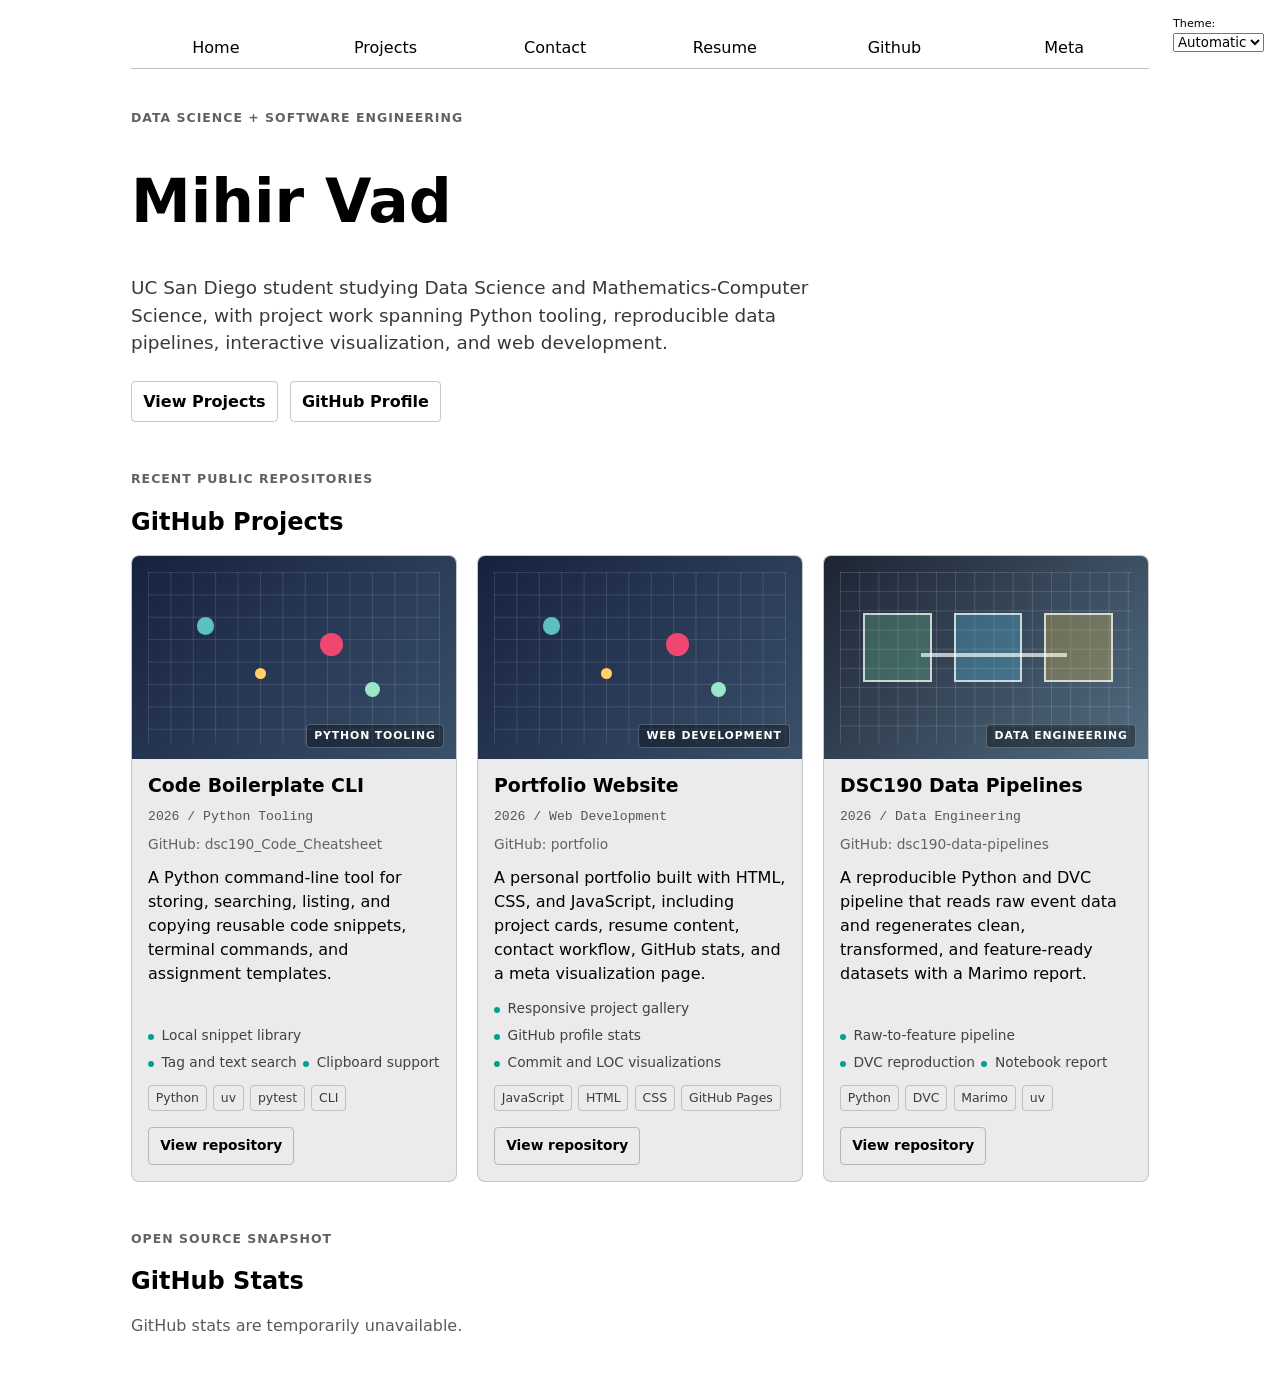
<file: index.html>
<!DOCTYPE html>
<html lang="en">
<head>
    <meta charset="UTF-8">
    <meta name="viewport" content="width=device-width, initial-scale=1.0">
    <title>Mihir Vad: Personal site and portfolio</title>
    <link href="style.css" rel = "stylesheet"/>
    <script type="module" src="global.js"></script>
    <script src="index.js" type="module" defer></script>
</head>
<body>
  <header class="home-hero">
    <div class="home-hero__copy">
      <p class="eyebrow">Data Science + Software Engineering</p>
      <h1>Mihir Vad</h1>
      <p class="lede">
        UC San Diego student studying Data Science and Mathematics-Computer Science,
        with project work spanning Python tooling, reproducible data pipelines,
        interactive visualization, and web development.
      </p>
      <div class="home-actions">
        <a href="projects/">View Projects</a>
        <a href="https://github.com/mihirnvad" target="_blank" rel="noopener">GitHub Profile</a>
      </div>
    </div>
  </header>

  <section class="section-heading">
    <p class="eyebrow">Recent public repositories</p>
    <h2>GitHub Projects</h2>
  </section>
  <div class="projects"></div>

  <section class="section-heading">
    <p class="eyebrow">Open source snapshot</p>
    <h2>GitHub Stats</h2>
  </section>
  <div id="profile-stats"></div>

</body>
</html>
</file>
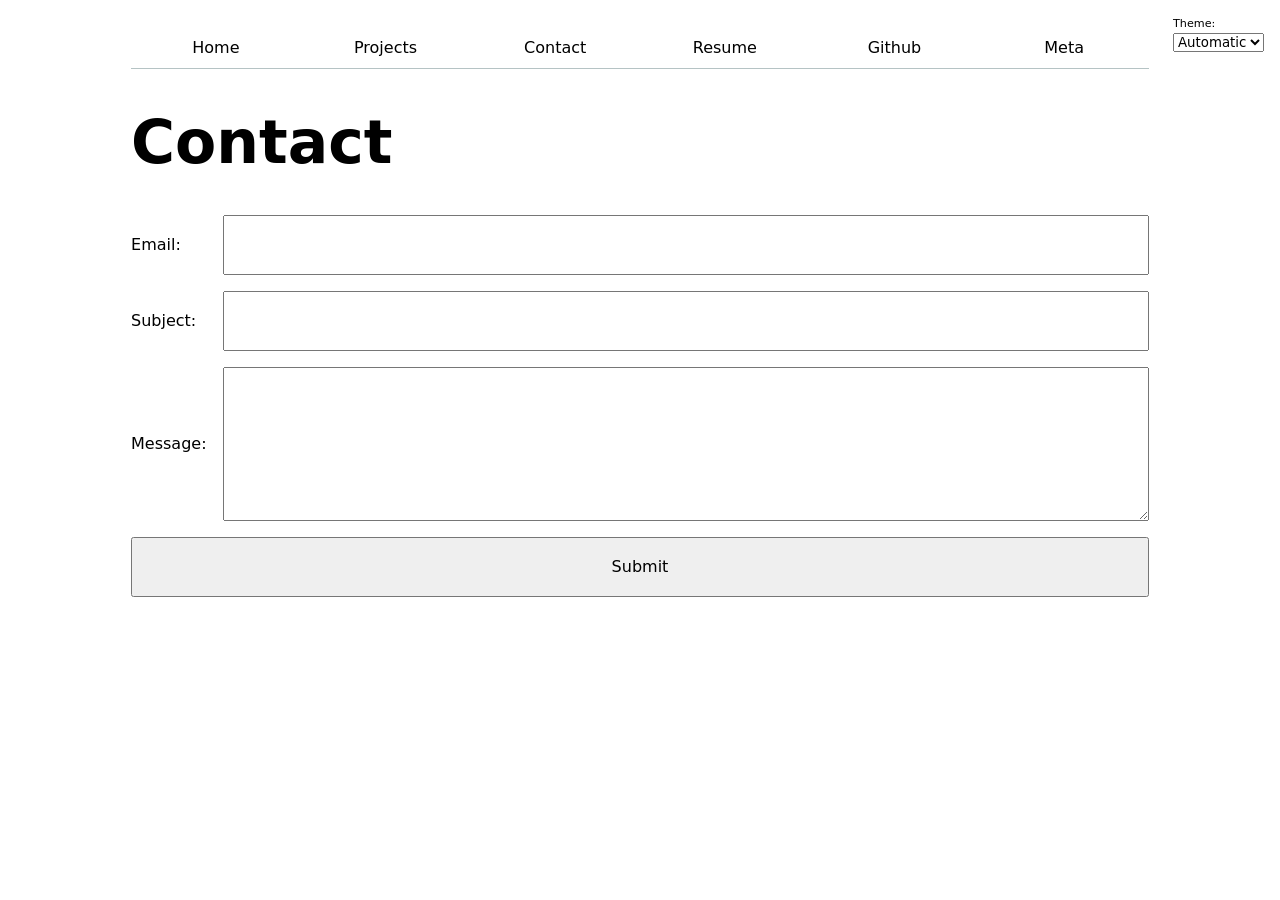
<file: contact/index.html>
<!DOCTYPE html>
<html lang="en">
<head>
    <meta charset="UTF-8">
    <meta name="viewport" content="width=device-width, initial-scale=1.0">
    <title>Contacts</title>
    <link href="../style.css" rel = "stylesheet"/>
    <script type="module" src="../global.js"></script>
    
</head>
<body>

    <h1> Contact </h1>
    
    <form action="mailto:vadmihir09@gmail.com" method="POST" enctype="text/plain">

        <label>
            Email:<input type="email" name="email">
        </label>

        <label>
            Subject:<input name="subject">
        </label>

        <label>
            Message:<textarea name="body" rows="5"></textarea>
        </label>

        <button>Submit</button>

    </form>

</body>
</html>
</file>
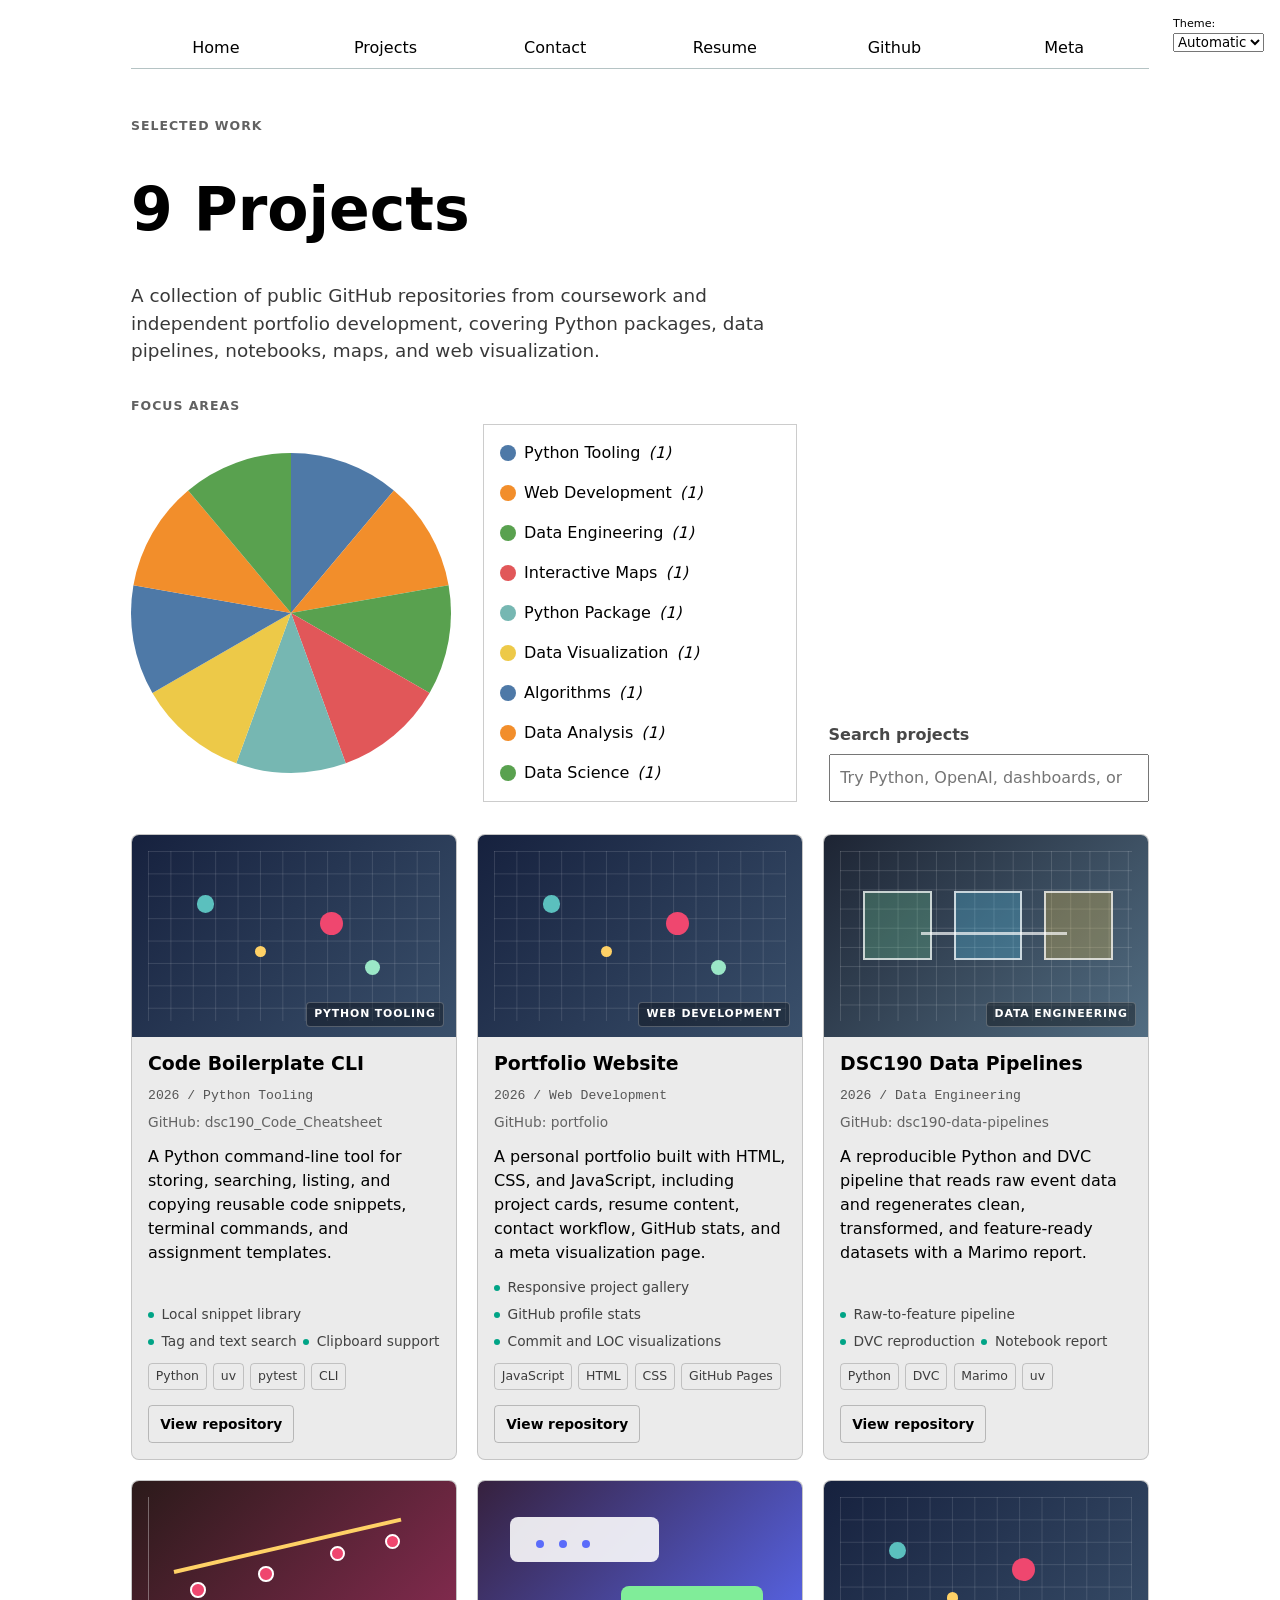
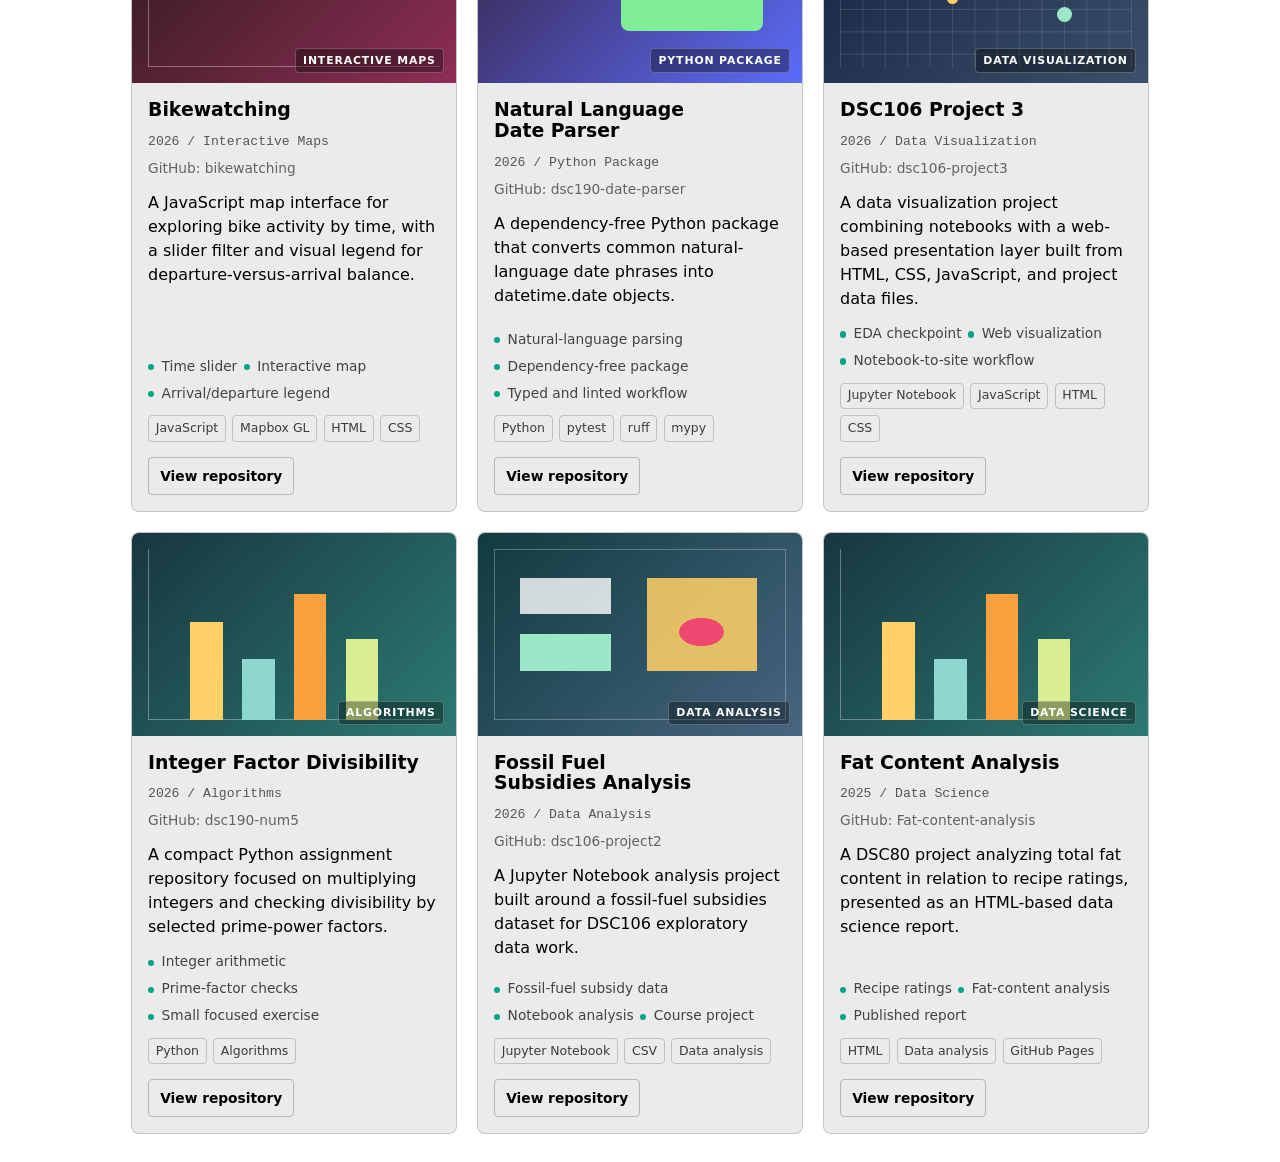
<file: projects/index.html>
<!DOCTYPE html>
<html lang="en">
<head>
    <meta charset="UTF-8">
    <meta name="viewport" content="width=device-width, initial-scale=1.0">
    <title>Projects</title>
    <link href="../style.css" rel = "stylesheet"/>
    <script type="module" src="../global.js"></script>
    <script type="module" src="projects.js"></script>
</head>
<body>
    <header class="page-intro">
        <p class="eyebrow">Selected work</p>
        <h1 class="projects-title">Projects</h1>
        <p class="lede">
            A collection of public GitHub repositories from coursework and independent
            portfolio development, covering Python packages, data pipelines, notebooks,
            maps, and web visualization.
        </p>
    </header>

    <section class="projects-controls" aria-label="Project filters">
        <div>
            <p class="eyebrow">Focus areas</p>
            <div class="projects-visualization">
                <svg id="projects-pie-plot" viewBox="-50 -50 100 100" role="img" aria-label="Projects by focus area"></svg>
                <ul class="legend"></ul>
            </div>
        </div>

        <label class="project-search">
            <span>Search projects</span>
            <input
            class="searchBar"
            type="search"
            aria-label="Search projects"
            placeholder="Try Python, OpenAI, dashboards, or C++"
            />
        </label>
    </section>

    <div class="projects"></div>

</body>
</html>
</file>
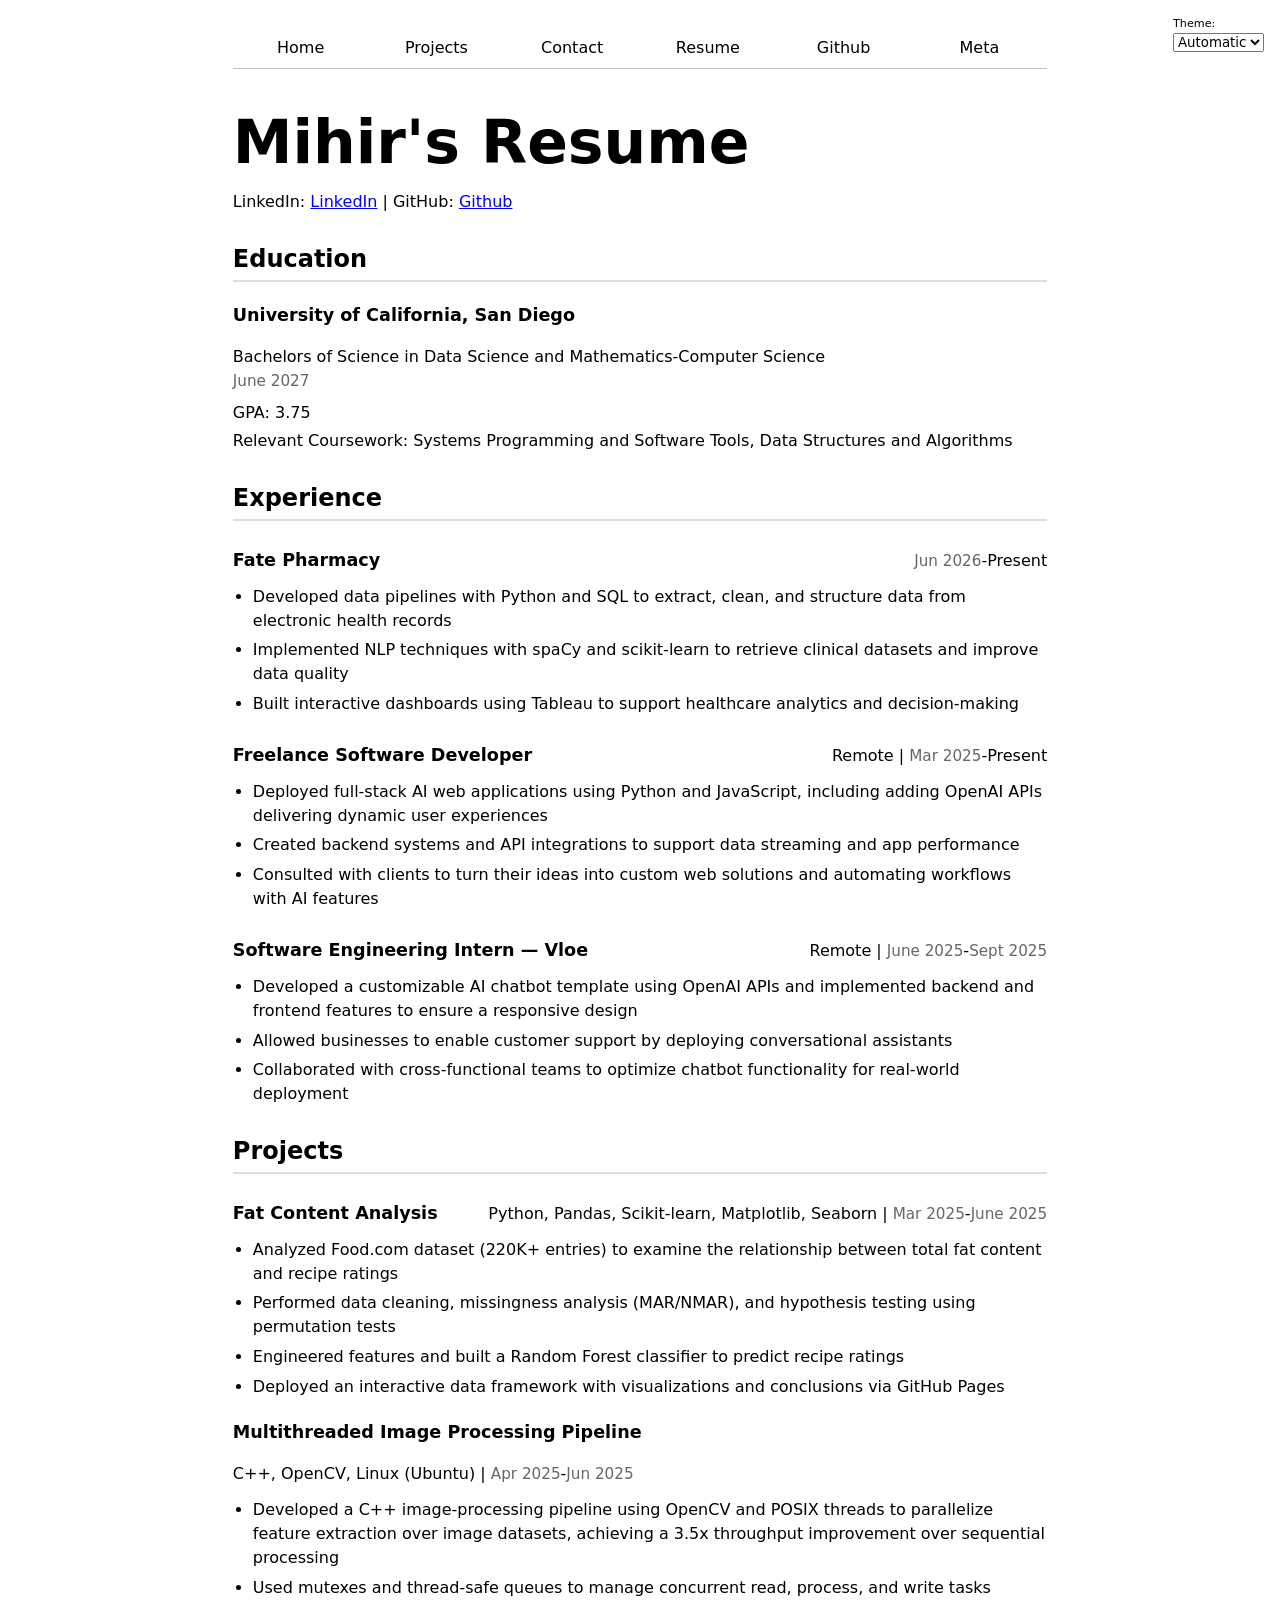
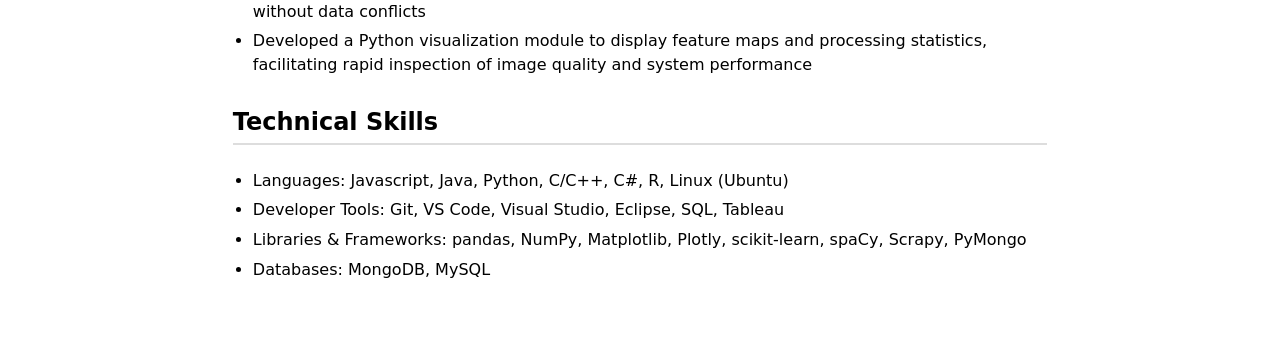
<file: resume/index.html>
<!DOCTYPE html>
<html lang="en">
<head>
    <meta charset="UTF-8">
    <meta name="viewport" content="width=device-width, initial-scale=1.0">
    <title>Resume</title>
    <link href="../style.css" rel = "stylesheet"/>
    <script type="module" src="../global.js"></script>
</head>
<body class="resume-page">

    <h1> Mihir's Resume </h1>
    <p>
        LinkedIn: <a href="https://www.linkedin.com/in/mihir-vad">LinkedIn</a> |
        GitHub: <a href="https://github.com/mihirnvad">Github</a>
    </p>

    <section>
        <h2>Education</h2>

        <article>
        <header>
            <h3>University of California, San Diego</h3>
            <p>
            Bachelors of Science in Data Science and Mathematics-Computer Science
            <br>
            <time datetime="2027-06">June 2027</time>
            </p>
        </header>
        <p>GPA: 3.75 </p>
        <p>Relevant Coursework: Systems Programming and Software Tools, Data Structures and Algorithms</p>
        </article>
    </section>

    <section>
        <h2>Experience</h2>

        <article>
            <header>
            <h3>Fate Pharmacy</h3>
            <p><time datetime="2025-03">Jun 2026</time>-Present</p>
            </header>

            <ul>
            <li>Developed data pipelines with Python and SQL to extract, clean, and structure data from electronic health records</li>
            <li>Implemented NLP techniques with spaCy and scikit-learn to retrieve clinical datasets and improve data quality</li>
            <li>Built interactive dashboards using Tableau to support healthcare analytics and decision-making</li>
            </ul>

        </article>

        <article>
            <header>
            <h3>Freelance Software Developer</h3>
            <p>Remote | <time datetime="2025-01">Mar 2025</time>-Present</p>
            </header>

            <ul>
            <li>Deployed full-stack AI web applications using Python and JavaScript, including adding OpenAI APIs delivering dynamic user experiences</li>
            <li>Created backend systems and API integrations to support data streaming and app performance</li>
            <li>Consulted with clients to turn their ideas into custom web solutions and automating workflows with AI features</li>
            </ul>

        </article>

        <article>
            <header>
            <h3>Software Engineering Intern — Vloe</h3>
            <p>Remote | <time datetime="2025-06">June 2025</time>-<time datetime="2025-09">Sept 2025</time></p>
            </header>

            <ul>
            <li>Developed a customizable AI chatbot template using OpenAI APIs and implemented backend and frontend features to ensure a responsive design</li>
            <li>Allowed businesses to enable customer support by deploying conversational assistants</li>
            <li>Collaborated with cross-functional teams to optimize chatbot functionality for real-world deployment</li>
            </ul>

        </article>

    </section>

    <section>
        <h2>Projects</h2>

        <article>
            <header>
            <h3>Fat Content Analysis</h3>
            <p>Python, Pandas, Scikit-learn, Matplotlib, Seaborn | <time datetime="2025-03">Mar 2025</time>-<time datetime="2025-06">June 2025</time></p>
            </header>

            <ul>
            <li>Analyzed Food.com dataset (220K+ entries) to examine the relationship between total fat content and recipe ratings</li>
            <li>Performed data cleaning, missingness analysis (MAR/NMAR), and hypothesis testing using permutation tests</li>
            <li>Engineered features and built a Random Forest classifier to predict recipe ratings</li>
            <li>Deployed an interactive data framework with visualizations and conclusions via GitHub Pages</li>
            </ul>

        </article>

        <article>
            <header>
            <h3>Multithreaded Image Processing Pipeline</h3>
            <p>C++, OpenCV, Linux (Ubuntu) | <time datetime="2025-04">Apr 2025</time>-<time datetime="2025-06">Jun 2025</time></p>
            </header>

            <ul>
            <li>Developed a C++ image-processing pipeline using OpenCV and POSIX threads to parallelize feature extraction over image datasets, achieving a 3.5x throughput improvement over sequential processing</li>
            <li>Used mutexes and thread-safe queues to manage concurrent read, process, and write tasks without data conflicts</li>
            <li>Developed a Python visualization module to display feature maps and processing statistics, facilitating rapid inspection of image quality and system performance</li>
            </ul>

        </article>

    </section>

    <section>
        <h2>Technical Skills</h2>

        <ul>
            <li>Languages: Javascript, Java, Python, C/C++, C#, R, Linux (Ubuntu)</li>
            <li>Developer Tools: Git, VS Code, Visual Studio, Eclipse, SQL, Tableau</li>
            <li>Libraries & Frameworks: pandas, NumPy, Matplotlib, Plotly, scikit-learn, spaCy, Scrapy, PyMongo</li>
            <li>Databases: MongoDB, MySQL</li>
        </ul>

    </section>

</body>
</html>
</file>
<file: style.css>
body {
  /* Set line height to 1.5 times the font size
	   and use the OS’s UI font as the website font
	 */
  font: 100%/1.5 system-ui;
  max-width: 100ch;
  margin-inline: auto;
  padding: 20px;
}
nav {
  display: flex;
  margin-bottom: 15px;
  border-bottom: 1px solid var(--border-color);
  --border-color: oklch(50% 10% 200 / 40%);
}
nav a {
  flex: 1;
  text-decoration: none;
  color: inherit;
  text-align: center;
  padding: 0.5em;
}

nav a.current {
  border-bottom: 0.4em solid oklch(80% 3% 200);
  padding-bottom: 0.1em;
}

form {
  display: grid;
  grid-template-columns: auto 1fr;
  gap: 1em;
  width: 100%;
}

label {
  display: grid;
  grid-template-columns: subgrid;
  grid-column: 1/-1;
  align-items: center;
}

input,
textarea,
button {
  font: inherit;
  padding: 1em;
  box-sizing: border-box;
}

button {
  grid-column: 1/-1;
}

.eyebrow {
  margin: 0 0 0.4rem;
  color: color-mix(in oklch, canvasText 62%, transparent);
  font-size: 0.78rem;
  font-weight: 700;
  letter-spacing: 0.08em;
  text-transform: uppercase;
}

.lede {
  max-width: 62ch;
  color: color-mix(in oklch, canvasText 78%, transparent);
  font-size: 1.15rem;
}

.muted {
  color: color-mix(in oklch, canvasText 65%, transparent);
}

.home-hero {
  display: block;
  margin-block: 2.5rem 3rem;
}

.home-hero__copy {
  max-width: 72ch;
}

.home-actions {
  display: flex;
  flex-wrap: wrap;
  gap: 0.75rem;
  margin-top: 1.5rem;
}

.home-actions a,
.project-link {
  display: inline-flex;
  align-items: center;
  width: fit-content;
  border: 1px solid color-mix(in oklch, canvasText 22%, transparent);
  border-radius: 4px;
  padding: 0.48rem 0.7rem;
  color: inherit;
  font-weight: 700;
  text-decoration: none;
}

.home-actions a:hover,
.project-link:hover {
  background: color-mix(in oklch, canvasText 9%, transparent);
}

.section-heading,
.page-intro {
  margin-block: 3rem 1rem;
}

.page-intro {
  max-width: 68ch;
}

.projects {
  display: grid;
  grid-template-columns: repeat(auto-fit, minmax(min(100%, 18rem), 1fr));
  gap: 1.25rem;
  align-items: stretch;
}

.project-card {
  display: flex;
  flex-direction: column;
  overflow: hidden;
  min-width: 0;
  border: 1px solid color-mix(in oklch, canvasText 16%, transparent);
  border-radius: 8px;
  background: color-mix(in oklch, canvas 94%, canvasText 6%);
}

.project-card__body {
  display: flex;
  flex: 1;
  flex-direction: column;
  gap: 0.75rem;
  padding: 1rem;
}

.project-card h2,
.project-card h3 {
  margin: 0;
  font-size: 1.18rem;
}

.project-card__meta {
  margin: 0;
  color: color-mix(in oklch, canvasText 64%, transparent);
  font-family: ui-monospace, SFMono-Regular, Consolas, monospace;
  font-size: 0.82rem;
}

.project-card__repo {
  margin: -0.35rem 0 0;
  color: color-mix(in oklch, canvasText 58%, transparent);
  font-size: 0.86rem;
}

.project-card__description {
  margin: 0;
}

.project-highlights,
.project-tools {
  display: flex;
  flex-wrap: wrap;
  gap: 0.4rem;
  padding: 0;
  margin: 0;
  list-style: none;
}

.project-highlights {
  margin-top: auto;
}

.project-highlights li {
  position: relative;
  padding-left: 0.85rem;
  color: color-mix(in oklch, canvasText 72%, transparent);
  font-size: 0.86rem;
}

.project-highlights li::before {
  position: absolute;
  top: 0.62em;
  left: 0;
  width: 0.38rem;
  height: 0.38rem;
  background: oklch(62% 0.16 178);
  border-radius: 50%;
  content: "";
}

.project-tools li {
  border: 1px solid color-mix(in oklch, canvasText 18%, transparent);
  border-radius: 4px;
  padding: 0.18rem 0.42rem;
  color: color-mix(in oklch, canvasText 75%, transparent);
  font-size: 0.78rem;
}

.project-link {
  margin-top: 0.2rem;
  font-size: 0.86rem;
}

.project-visual {
  position: relative;
  display: block;
  width: 100%;
  aspect-ratio: 16 / 10;
  margin: 0;
  overflow: hidden;
  background: linear-gradient(135deg, #17324d, #2d6f75);
}

.project-visual::before,
.project-visual::after,
.project-visual__mark {
  position: absolute;
  display: block;
  content: "";
}

.project-visual__label {
  position: absolute;
  right: 0.75rem;
  bottom: 0.65rem;
  max-width: calc(100% - 1.5rem);
  border: 1px solid rgb(255 255 255 / 24%);
  border-radius: 4px;
  padding: 0.2rem 0.45rem;
  background: rgb(0 0 0 / 34%);
  color: white;
  font-size: 0.68rem;
  font-weight: 700;
  letter-spacing: 0.08em;
  text-transform: uppercase;
}

.project-visual--recipe-analytics {
  background: linear-gradient(135deg, #183642, #2c7a72);
}

.project-visual--recipe-analytics::before {
  inset: 1rem;
  border-bottom: 1px solid rgb(255 255 255 / 34%);
  border-left: 1px solid rgb(255 255 255 / 34%);
}

.project-visual--recipe-analytics .project-visual__mark {
  bottom: 1rem;
  width: 10%;
  background: #ffd166;
}

.project-visual--recipe-analytics .project-visual__mark--primary {
  left: 18%;
  height: 48%;
}

.project-visual--recipe-analytics .project-visual__mark--secondary {
  left: 34%;
  height: 30%;
  background: #8dd7cf;
}

.project-visual--recipe-analytics .project-visual__mark--tertiary {
  left: 50%;
  height: 62%;
  background: #f9a03f;
}

.project-visual--recipe-analytics .project-visual__mark--quaternary {
  left: 66%;
  height: 40%;
  background: #d9ed92;
}

.project-visual--image-pipeline {
  background: linear-gradient(135deg, #1d2433, #526d82);
}

.project-visual--image-pipeline::before {
  inset: 1rem;
  background:
    linear-gradient(90deg, rgb(255 255 255 / 14%) 1px, transparent 1px),
    linear-gradient(rgb(255 255 255 / 14%) 1px, transparent 1px);
  background-size: 1.2rem 1.2rem;
}

.project-visual--image-pipeline .project-visual__mark {
  top: 28%;
  width: 20%;
  aspect-ratio: 1;
  border: 2px solid rgb(255 255 255 / 72%);
  background: rgb(111 207 151 / 28%);
}

.project-visual--image-pipeline .project-visual__mark--primary {
  left: 12%;
}

.project-visual--image-pipeline .project-visual__mark--secondary {
  left: 40%;
  background: rgb(86 204 242 / 28%);
}

.project-visual--image-pipeline .project-visual__mark--tertiary {
  left: 68%;
  background: rgb(242 201 76 / 28%);
}

.project-visual--image-pipeline .project-visual__mark--quaternary {
  top: 48%;
  left: 30%;
  width: 45%;
  height: 0.2rem;
  aspect-ratio: auto;
  border: 0;
  background: rgb(255 255 255 / 68%);
}

.project-visual--chatbot {
  background: linear-gradient(135deg, #36213e, #5b6cfa);
}

.project-visual--chatbot::before {
  top: 18%;
  left: 10%;
  width: 46%;
  height: 22%;
  border-radius: 8px;
  background: rgb(255 255 255 / 88%);
}

.project-visual--chatbot::after {
  right: 12%;
  bottom: 26%;
  width: 44%;
  height: 22%;
  border-radius: 8px;
  background: #80ed99;
}

.project-visual--chatbot .project-visual__mark {
  width: 0.5rem;
  height: 0.5rem;
  border-radius: 50%;
  background: #5b6cfa;
}

.project-visual--chatbot .project-visual__mark--primary {
  top: 29%;
  left: 18%;
}

.project-visual--chatbot .project-visual__mark--secondary {
  top: 29%;
  left: 25%;
}

.project-visual--chatbot .project-visual__mark--tertiary {
  top: 29%;
  left: 32%;
}

.project-visual--chatbot .project-visual__mark--quaternary {
  right: 20%;
  bottom: 35%;
  width: 22%;
  height: 0.24rem;
  border-radius: 2px;
  background: rgb(0 0 0 / 42%);
}

.project-visual--healthcare-dashboard {
  background: linear-gradient(135deg, #103b3f, #486581);
}

.project-visual--healthcare-dashboard::before {
  inset: 1rem;
  border: 1px solid rgb(255 255 255 / 28%);
}

.project-visual--healthcare-dashboard .project-visual__mark {
  background: rgb(255 255 255 / 80%);
}

.project-visual--healthcare-dashboard .project-visual__mark--primary {
  top: 22%;
  left: 13%;
  width: 28%;
  height: 18%;
}

.project-visual--healthcare-dashboard .project-visual__mark--secondary {
  top: 50%;
  left: 13%;
  width: 28%;
  height: 18%;
  background: #9be7c7;
}

.project-visual--healthcare-dashboard .project-visual__mark--tertiary {
  top: 22%;
  right: 14%;
  width: 34%;
  height: 46%;
  background: rgb(255 209 102 / 86%);
}

.project-visual--healthcare-dashboard .project-visual__mark--quaternary {
  top: 42%;
  right: 24%;
  width: 14%;
  height: 14%;
  border-radius: 50%;
  background: #ef476f;
}

.project-visual--telemetry {
  background: linear-gradient(135deg, #2b1a1a, #8f2d56);
}

.project-visual--telemetry::before {
  inset: 1rem;
  border-bottom: 1px solid rgb(255 255 255 / 34%);
  border-left: 1px solid rgb(255 255 255 / 34%);
}

.project-visual--telemetry::after {
  top: 44%;
  left: 13%;
  width: 72%;
  height: 0.25rem;
  background: #ffd166;
  transform: rotate(-13deg);
  transform-origin: left center;
}

.project-visual--telemetry .project-visual__mark {
  width: 0.72rem;
  height: 0.72rem;
  border: 2px solid white;
  border-radius: 50%;
  background: #ef476f;
}

.project-visual--telemetry .project-visual__mark--primary {
  top: 50%;
  left: 18%;
}

.project-visual--telemetry .project-visual__mark--secondary {
  top: 42%;
  left: 39%;
}

.project-visual--telemetry .project-visual__mark--tertiary {
  top: 32%;
  left: 61%;
}

.project-visual--telemetry .project-visual__mark--quaternary {
  top: 26%;
  left: 78%;
}

.project-visual--source-explorer {
  background: linear-gradient(135deg, #16213e, #3a506b);
}

.project-visual--source-explorer::before {
  inset: 1rem;
  background:
    linear-gradient(90deg, rgb(255 255 255 / 12%) 1px, transparent 1px),
    linear-gradient(rgb(255 255 255 / 12%) 1px, transparent 1px);
  background-size: 1.4rem 1.4rem;
}

.project-visual--source-explorer .project-visual__mark {
  border-radius: 50%;
  background: #5bc0be;
}

.project-visual--source-explorer .project-visual__mark--primary {
  top: 30%;
  left: 20%;
  width: 1.1rem;
  height: 1.1rem;
}

.project-visual--source-explorer .project-visual__mark--secondary {
  top: 55%;
  left: 38%;
  width: 0.7rem;
  height: 0.7rem;
  background: #ffd166;
}

.project-visual--source-explorer .project-visual__mark--tertiary {
  top: 38%;
  left: 58%;
  width: 1.45rem;
  height: 1.45rem;
  background: #ef476f;
}

.project-visual--source-explorer .project-visual__mark--quaternary {
  top: 62%;
  left: 72%;
  width: 0.95rem;
  height: 0.95rem;
  background: #9be7c7;
}

h1 {
  font-size: 3.75rem;
}

h1,
h2,
h3,
h4,
h5,
h6 {
  line-height: 1.1;
  text-wrap: balance;
}

.resume-page {
  max-width: 80ch;
}

.resume-page h1 {
  margin-bottom: 0.25em;
}

.resume-page p {
  margin: 0.25em 0;
}

.resume-page section {
  margin-block: 2em;
}

.resume-page h2 {
  font-size: 1.5rem;
  border-bottom: 2px solid #ddd;
  padding-bottom: 0.3em;
  margin-bottom: 1em;
}

.resume-page article {
  margin-bottom: 1.5em;
}

.resume-page article header {
  display: flex;
  justify-content: space-between;
  align-items: baseline;
  gap: 1em;
  flex-wrap: wrap;
}

.resume-page h3 {
  margin: 0;
  font-size: 1.1rem;
}

.resume-page time {
  color: #666;
  font-size: 0.95rem;
}

.resume-page ul {
  margin-top: 0.5em;
  padding-left: 1.25em;
}

.resume-page li {
  margin-bottom: 0.35em;
}

html {
  color-scheme: light dark;
}

body {
  background-color: canvas;
  color: canvastext;
}

.color-scheme {
  position: absolute;
  top: 1rem;
  right: 1rem;
  font-size: 70%;
}

input,
textarea,
button,
select {
  font-family: inherit;
}

#profile-stats dl {
  display: grid;
  grid-template-columns: repeat(4, 1fr);
  gap: 0.5rem;
  text-align: center;
}

#profile-stats dt {
  grid-row: 1;
  font-weight: bold;
}

#profile-stats dd {
  grid-row: 2;
  margin: 0;
}

.project-year {
  margin: 0.5rem 0;
  color: gray;
  font-family: Baskerville, serif;
  font-variant-numeric: oldstyle-nums;
}

.projects-controls {
  display: grid;
  grid-template-columns: minmax(0, 1.35fr) minmax(16rem, 0.65fr);
  gap: 2rem;
  align-items: end;
  margin-block: 2rem;
}

.project-search {
  display: block;
  grid-column: auto;
}

.project-search span {
  display: block;
  margin-bottom: 0.45rem;
  color: color-mix(in oklch, canvasText 72%, transparent);
  font-weight: 700;
}

#projects-pie-plot {
  max-width: 20em;
  margin-block: 0;
  overflow: visible;
}

.projects-visualization {
  display: flex;
  align-items: center;
  gap: 2em;
  margin-block: 0.5rem 0;
}

.legend {
  flex: 1;
  display: grid;
  grid-template-columns: repeat(auto-fill, minmax(9em, 1fr));
  gap: 1em;
  border: 1px solid var(--border-color, #ccc);
  padding: 1em;
  margin: 0;
  list-style: none;
}

.legend-item {
  display: flex;
  align-items: center;
  gap: 0.5em;
}

.swatch {
  display: inline-block;
  width: 1em;
  aspect-ratio: 1 / 1;
  background: var(--color);
  border-radius: 50%;
}

.searchBar {
  display: block;
  width: 100%;
  max-width: 100%;
  padding: 0.6em;
  margin-block: 0;
  font: inherit;
}

#projects-pie-plot path,
#projects-pie-plot circle {
  cursor: pointer;
  transition: 300ms;
}

#projects-pie-plot circle:hover {
  transform: none;
}

#projects-pie-plot:has(path:hover) path:not(:hover) {
  opacity: 0.5;
}

#projects-pie-plot:has(circle:hover) circle:not(:hover) {
  opacity: 0.5;
}

.selected {
  --color: oklch(60% 45% 0) !important;
}

.selected:is(path, circle) {
  fill: var(--color);
}

.stats {
  display: grid;
  grid-template-columns: repeat(auto-fit, minmax(10em, 1fr));
  gap: 1em;
}

.stats dt {
  font-weight: bold;
}

.stats dd {
  margin: 0;
}

.gridlines line {
  stroke: #ddd;
  stroke-opacity: 0.6;
  shape-rendering: crispEdges;
}

.gridlines path {
  display: none;
}
dl.info {
  display: grid;
  grid-template-columns: auto 1fr;
  gap: 0.25em 1em;
}

dl.info dt {
  color: #666;
  font-weight: bold;
}

dl.info dd {
  margin: 0;
}

.tooltip {
  position: fixed;
  top: 1em;
  left: 1em;
  background: white;
  border: 1px solid #ddd;
  border-radius: 0.5em;
  padding: 1em;
  box-shadow: 0 2px 8px rgb(0 0 0 / 20%);
}

circle {
  transition: 200ms;
  transform-origin: center;
  transform-box: fill-box;
}

circle:hover {
  transform: scale(1.5);
}

.tooltip[hidden] {
  display: none !important;
}

.tooltip {
  position: fixed !important;
  background: white;
  border: 1px solid #ddd;
  border-radius: 0.5em;
  padding: 1em;
  box-shadow: 0 2px 8px rgb(0 0 0 / 20%);
  pointer-events: none;
  z-index: 1000;
}

circle.selected {
  fill: #ff6b6b;
}
.meta-page .slider-container {
  margin-block: 1rem 2rem;
}

.meta-page #commit-progress {
  width: 100%;
  max-width: 600px;
}

.meta-page #commit-time-filter {
  display: block;
  margin-top: 0.5rem;
}

.meta-page #scrolly-1 {
  display: grid;
  grid-template-columns: 0.7fr 2.3fr;
  gap: 2rem;
  align-items: start;
  width: min(960px, calc(100vw - 40px));
  margin-left: 50%;
  transform: translateX(-50%);
}

.meta-page #scatter-story {
  grid-column: 1;
}

.meta-page #scatter-plot {
  grid-column: 2;
  position: sticky;
  top: 1rem;
  height: fit-content;
}

.meta-page .step {
  padding-bottom: 45vh;
  line-height: 1.5;
}

.meta-page #chart svg {
  width: 100%;
  height: auto;
  display: block;
}


@media (max-width: 760px) {
  body {
    padding: 16px;
  }

  nav {
    flex-wrap: wrap;
  }

  nav a {
    flex-basis: 33%;
  }

  h1 {
    font-size: 2.55rem;
  }

  .projects-controls {
    grid-template-columns: 1fr;
  }

  .home-hero {
    margin-block-start: 1.5rem;
  }

  .projects-visualization {
    align-items: flex-start;
    flex-direction: column;
  }

  #projects-pie-plot {
    max-width: 14rem;
  }

  #profile-stats dl {
    grid-template-columns: repeat(2, 1fr);
  }

  #profile-stats dt,
  #profile-stats dd {
    grid-row: auto;
  }
}
.meta-page #files {
  display: grid;
  grid-template-columns: 1fr 4fr;
  gap: 0.5rem 1rem;
  margin-top: 1rem;
}

.meta-page #files > div {
  grid-column: 1 / -1;
  display: grid;
  grid-template-columns: subgrid;
  padding-block: 0.75rem;
  border-bottom: 1px solid color-mix(in oklch, canvasText 15%, transparent);
}

.meta-page #files dt {
  grid-column: 1;
}

.meta-page #files dt small {
  display: block;
  opacity: 0.7;
  font-size: 0.8em;
  margin-top: 0.25rem;
}

.meta-page #files dd {
  grid-column: 2;
  display: flex;
  flex-wrap: wrap;
  gap: 0.15em;
  margin: 0;
  padding-top: 0.4em;
}

.meta-page .loc {
  width: 0.5em;
  aspect-ratio: 1;
  background: var(--color, steelblue);
  border-radius: 50%;
}

.meta-page #files {
  display: flex;
  flex-direction: column;
  gap: 0.75rem;
  margin-top: 1rem;
}

.meta-page #files > div {
  display: grid;
  grid-template-columns: 14rem 1fr;
  gap: 1rem;
  align-items: start;
  padding-block: 0.5rem;
  border-bottom: 1px solid color-mix(in oklch, canvasText 15%, transparent);
}

.meta-page #files dt {
  margin: 0;
}

.meta-page #files dt code {
  display: block;
  font-size: 0.9rem;
}

.meta-page #files dt small {
  display: block;
  opacity: 0.7;
  margin-top: 0.25rem;
  font-size: 0.8rem;
}

.meta-page #files dd {
  margin: 0;
  display: flex;
  flex-wrap: wrap;
  gap: 0.15rem;
  align-items: flex-start;
}

.meta-page .loc {
  width: 0.5rem;
  height: 0.5rem;
  background: var(--color, steelblue);
  border-radius: 50%;
  flex: 0 0 auto;
}

.meta-page #scrolly-1 {
  display: grid;
  grid-template-columns: minmax(160px, 0.7fr) minmax(560px, 2.3fr);
  gap: 2rem;
  align-items: start;
  width: min(960px, calc(100vw - 40px));
  margin-left: 50%;
  transform: translateX(-50%);
}

.meta-page #scatter-story {
  grid-column: 1;
}

.meta-page #scatter-plot {
  grid-column: 2;
  position: sticky;
  top: 1rem;
  height: fit-content;
}

.meta-page .step {
  padding-bottom: 45vh;
  line-height: 1.5;
}

.meta-page #chart svg {
  width: 100%;
  height: auto;
  display: block;
}
</file>
